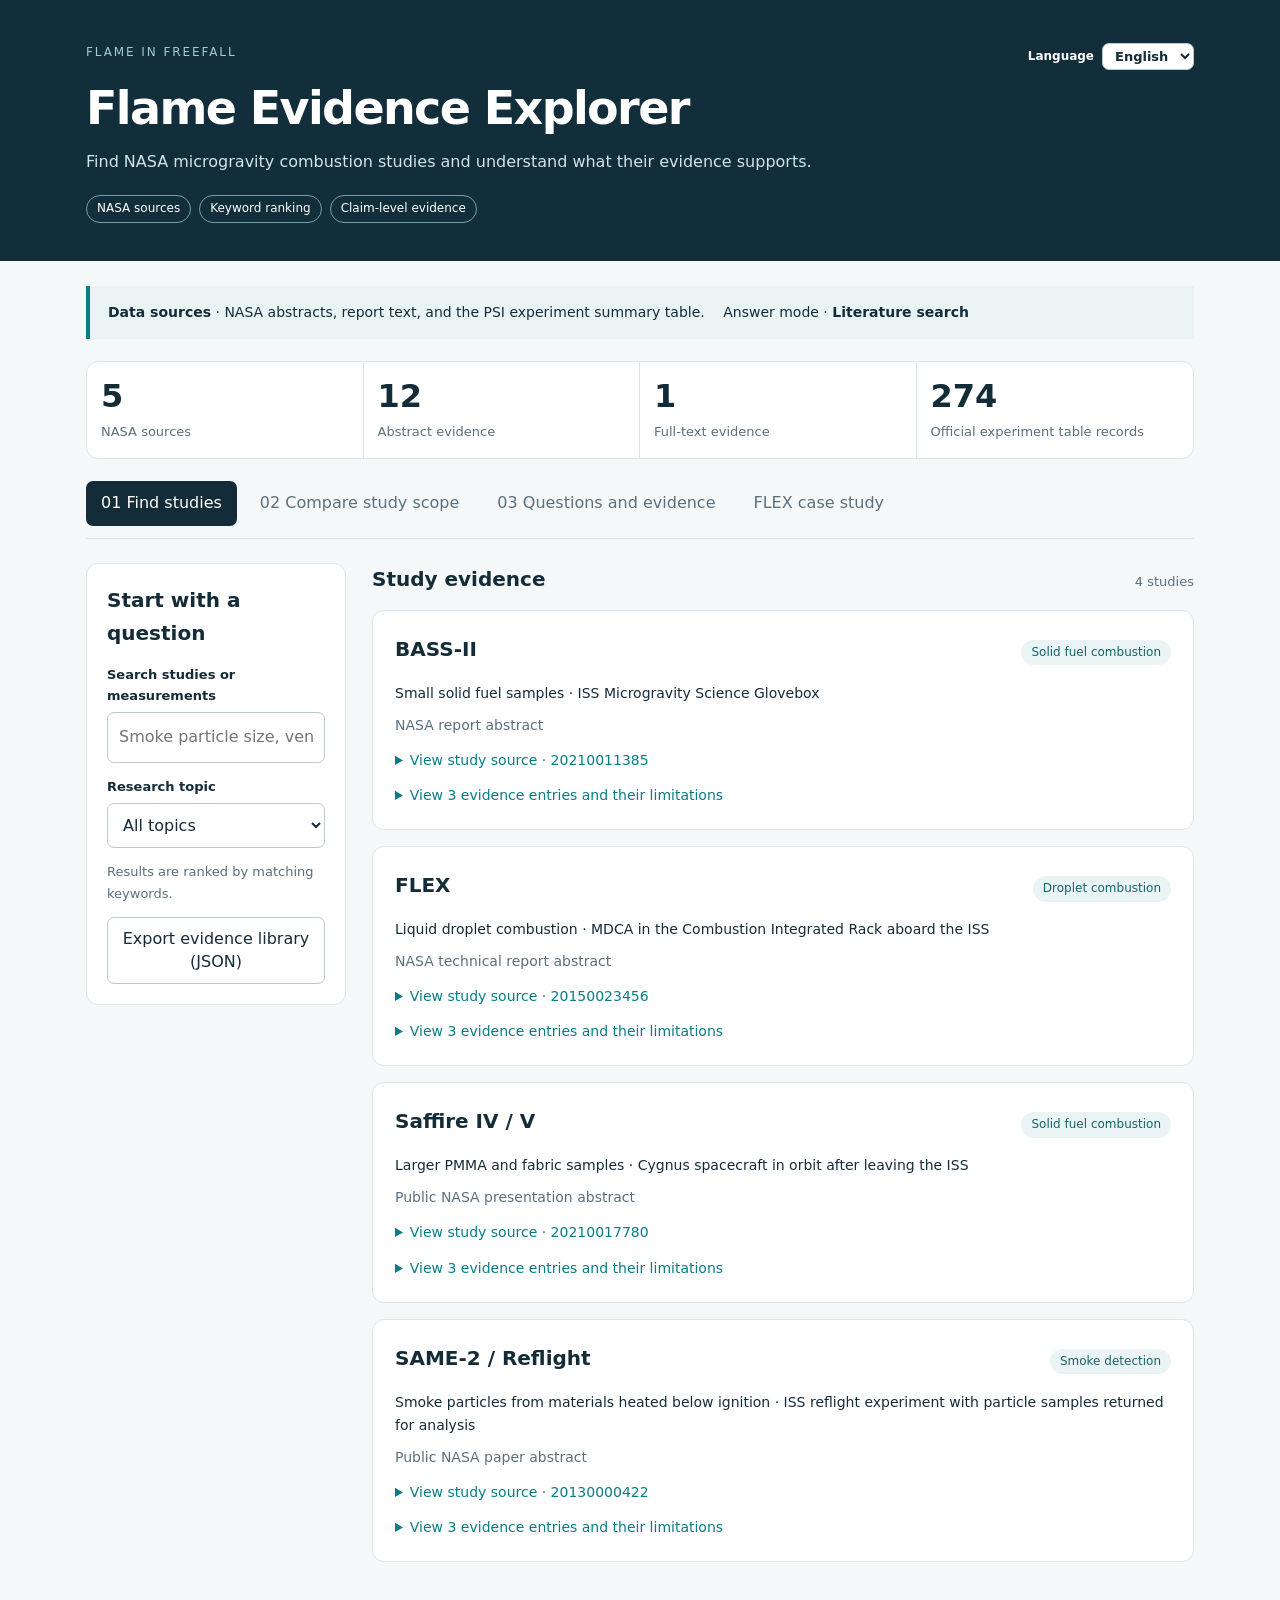
<file: index.html>
<!doctype html>
<html lang="en">
<head>
 <meta charset="utf-8">
 <meta name="viewport" content="width=device-width,initial-scale=1">
 <meta name="description" content="Explore traceable NASA microgravity combustion evidence.">
 <meta name="flame-ai-endpoint" content="https://flame-evidence-explorer-ai.netlify.app/flame-ai">
 <title>Flame Evidence Explorer</title>
 <link rel="stylesheet" href="styles.css">
</head>
<body>
<header><div class="wrap">
 <div class="masthead">
  <p class="eyebrow">FLAME IN FREEFALL</p>
  <label class="language-picker" for="language"><span data-zh="语言">Language</span>
   <select id="language"><option value="en" lang="en">English</option><option value="zh" lang="zh-CN">中文</option></select>
  </label>
 </div>
 <h1>Flame Evidence Explorer</h1>
 <p class="lead" data-zh="检索 NASA 微重力燃烧研究，了解证据及其适用范围。">Find NASA microgravity combustion studies and understand what their evidence supports.</p>
 <div class="chips"><span data-zh="NASA 原始出处">NASA sources</span><span data-zh="透明关键词排序">Keyword ranking</span><span data-zh="声明级证据">Claim-level evidence</span></div>
</div></header>
<main class="wrap">
 <div class="notice">
  <b data-zh="数据来源">Data sources</b> · <span data-zh="NASA 文献摘要、报告正文和 PSI 实验汇总表。">NASA abstracts, report text, and the PSI experiment summary table.</span>
  <span class="mode-label"><span data-zh="问答模式">Answer mode</span> · <strong id="modeText"></strong></span>
 </div>
 <section class="stats" aria-label="Data coverage" data-zh-aria="数据覆盖">
  <div><strong id="sourceCount">—</strong><span data-zh="NASA 来源">NASA sources</span></div>
  <div><strong id="claimCount">—</strong><span data-zh="摘要证据">Abstract evidence</span></div>
  <div><strong id="fulltextCount">—</strong><span data-zh="全文证据">Full-text evidence</span></div>
  <div><strong id="officialRowsCount">—</strong><span data-zh="官方实验表记录">Official experiment table records</span></div>
 </section>
 <nav class="tabs" aria-label="Sections" data-zh-aria="功能页面">
  <button class="active" data-tab="explore" data-zh="01 找研究">01 Find studies</button>
  <button data-tab="compare" data-zh="02 比较研究范围">02 Compare study scope</button>
  <button data-tab="ask" data-zh="03 问题与证据">03 Questions and evidence</button>
  <button data-tab="flex-case" data-zh="FLEX 深入案例">FLEX case study</button>
 </nav>
 <section id="explore" class="panel">
  <div class="two">
   <aside>
    <h2 data-zh="从问题出发">Start with a question</h2>
    <label for="search" data-zh="检索研究或测量主题">Search studies or measurements</label>
    <input id="search" placeholder="Smoke particle size, ventilation, FLEX" data-zh-placeholder="例如：烟雾粒径、通风、FLEX">
    <label for="theme" data-zh="研究主题">Research topic</label>
    <select id="theme"><option value="" data-zh="全部主题">All topics</option><option value="固体燃烧" data-zh="固体燃烧">Solid fuel combustion</option><option value="烟雾探测" data-zh="烟雾探测">Smoke detection</option><option value="液滴燃烧" data-zh="液滴燃烧">Droplet combustion</option></select>
    <p class="muted" data-zh="结果按关键词匹配排序。">Results are ranked by matching keywords.</p>
    <button id="downloadData" class="secondary" data-zh="导出证据库 JSON">Export evidence library (JSON)</button>
   </aside>
   <div><div class="sectionhead"><h2 data-zh="研究证据">Study evidence</h2><span id="resultCount" class="muted"></span></div><p id="queryWarning" class="warning" hidden></p><div id="results"></div></div>
  </div>
 </section>
 <section id="compare" class="panel" hidden>
  <h2 data-zh="比较研究范围">Compare study scope</h2>
  <p class="muted" data-zh="选择两项研究，并列查看研究对象、实验平台、条件和观测结果。">Select two studies to compare their subjects, platforms, conditions, and observations.</p>
  <div class="compareControls"><label><span data-zh="研究 A">Study A</span><select id="compareA"></select></label><label><span data-zh="研究 B">Study B</span><select id="compareB"></select></label></div><div id="compareResult"></div>
 </section>
 <section id="ask" class="panel" hidden>
  <div class="two">
   <aside><h2 data-zh="示例问题">Example questions</h2><div id="examples"></div></aside>
   <div><h2 data-zh="从问题到证据">From question to evidence</h2><label for="question" data-zh="研究问题">Research question</label>
    <textarea id="question" rows="3" maxlength="1200"></textarea>
    <div class="actionrow"><button id="askEvidence" data-zh="检索证据">Find evidence</button><button id="askLive" class="secondary" hidden disabled></button><button id="exportBrief" class="secondary" disabled data-zh="导出当前简报">Export current brief</button></div>
    <p id="answerStatus" aria-live="polite"></p><div id="answer"></div>
   </div>
  </div>
 </section>
 <section id="flex-case" class="panel" hidden>
  <h2 data-zh="FLEX 液滴实验">FLEX droplet experiments</h2>
  <p data-zh="在选定燃料和初始气体配比下，NASA 实验表记录了哪些液滴直径和燃烧时长？">What droplet diameters and burn times did NASA record for the selected fuel and initial gas mixture?</p>
  <div id="flexSource" class="card"></div><div class="flex-filters" id="flexFilters"></div>
  <p id="flexSummary" aria-live="polite"></p><p id="flexComparison" class="muted"></p>
  <figure id="flexChart" class="card flex-chart"></figure>
  <div id="flexTable" class="tablewrap flex-table" tabindex="0" aria-label="Filtered FLEX records" data-zh-aria="筛选后的 FLEX 记录"></div>
  <div id="flexEvidence"></div>
  <div class="actionrow"><button id="flexExportData" class="secondary" data-zh="导出筛选记录 JSON">Export filtered records (JSON)</button><button id="flexExportBrief" data-zh="导出案例简报">Export case brief</button></div>
 </section>
</main>
<script src="data.js"></script><script src="app.js"></script>
</body>
</html>
</file>
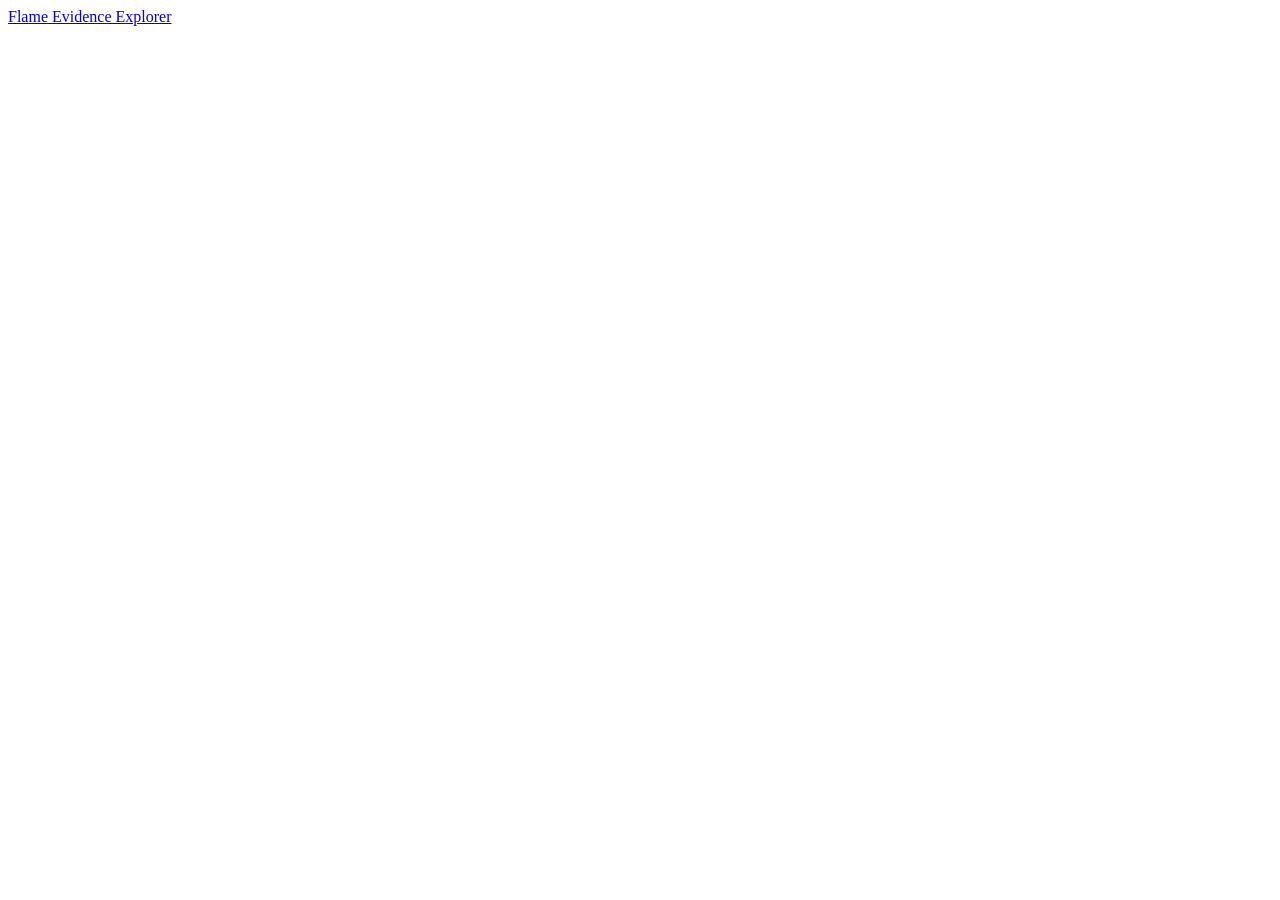
<file: netlify/site/index.html>
<!doctype html>
<html lang="en">
<meta charset="utf-8">
<title>Flame Evidence Explorer API</title>
<a href="https://shanxiaohu123.github.io/flame-evidence-explorer/">Flame Evidence Explorer</a>
</html>
</file>
<file: styles.css>
:root{--ink:#142c38;--muted:#5b707d;--line:#dce5e8;--accent:#087d88;--paper:#f5f8f8;--warn:#fff4df}*{box-sizing:border-box}body{margin:0;background:var(--paper);color:var(--ink);font-family:system-ui,-apple-system,"Segoe UI","Microsoft YaHei",sans-serif;line-height:1.65}.wrap{max-width:1160px;margin:0 auto;padding:0 26px}header{background:#132e3b;color:white;padding:43px 0 38px}.eyebrow{letter-spacing:.16em;font-size:12px;color:#9fcece;margin:0 0 14px}h1{font-size:clamp(29px,4vw,46px);line-height:1.15;letter-spacing:-.035em;margin:0 0 14px}.lead{color:#d4e3e6;margin:0 0 20px}h2{font-size:20px;margin:0 0 14px}h3{font-size:20px;margin:0 0 7px}.chips{display:flex;gap:8px;flex-wrap:wrap}.chips span,.badge{font-size:12px;border:1px solid #7a9ca9;border-radius:18px;padding:3px 10px}.badge{border:0;background:#eaf4f4;color:#15646a}.notice{margin-top:25px;background:#eaf3f4;border-left:4px solid var(--accent);padding:15px 18px;font-size:14px}.stats{display:grid;grid-template-columns:repeat(4,1fr);background:white;border:1px solid var(--line);border-radius:12px;margin:22px 0;overflow:hidden}.stats>div{padding:18px 22px;border-right:1px solid var(--line)}.stats>div:last-child{border:0}.stats strong{display:block;font-size:32px;line-height:1.3}.stats strong.smallstat{font-size:20px;padding:9px 0 5px}.stats span{font-size:13px;color:var(--muted)}.tabs{display:flex;gap:8px;border-bottom:1px solid var(--line);margin-bottom:24px;padding-bottom:12px}.tabs button{background:transparent;color:var(--muted);border:1px solid transparent}.tabs button.active{background:var(--ink);color:white}.two{display:grid;grid-template-columns:260px 1fr;gap:26px}aside{background:white;padding:20px;border:1px solid var(--line);border-radius:12px;align-self:start}label{font-size:13px;font-weight:600;display:block;margin:13px 0 6px}input,select,textarea{width:100%;font:inherit;background:white;color:var(--ink);border:1px solid #b8cbd2;border-radius:7px;padding:11px}textarea{resize:vertical}button{font:inherit;cursor:pointer;border:1px solid transparent;border-radius:7px;padding:10px 14px;background:var(--accent);color:white;line-height:1.4}button:hover{filter:brightness(.94)}button:disabled{opacity:.45;cursor:not-allowed}button.secondary{background:white;border-color:#b8cbd2;color:var(--ink)}button.example{display:block;text-align:left;width:100%;background:#f0f6f7;color:var(--ink);font-size:13px;margin:9px 0}.sectionhead{display:flex;justify-content:space-between;align-items:baseline}.muted{color:var(--muted);font-size:13px}.warning{background:var(--warn);padding:13px 16px;border-radius:7px;font-size:14px}.card{background:white;border:1px solid var(--line);border-radius:12px;padding:22px;margin-bottom:16px}.cardhead{display:flex;justify-content:space-between;gap:10px;align-items:baseline}.card p{font-size:14px;margin:9px 0}.evidence{border-top:1px solid var(--line);padding:12px 0 7px}.evidence strong{font-size:14px}.evidence p{font-size:14px;margin:4px 0}.evidence .muted{font-size:12px}.evidence-id{font-family:monospace;color:var(--accent)}a{color:var(--accent);text-decoration:none}a:hover{text-decoration:underline}details{margin-top:12px}summary{cursor:pointer;font-size:14px;color:var(--accent)}.compareControls{display:grid;grid-template-columns:1fr 1fr;gap:18px;margin-bottom:20px}table{border-collapse:collapse;width:100%;background:white;font-size:14px}th,td{border:1px solid var(--line);padding:14px;text-align:left;vertical-align:top}th{background:#eaf3f4}.tablewrap{overflow:auto}.actionrow{display:flex;gap:9px;flex-wrap:wrap;margin-top:13px}footer{margin:38px 0 22px;border-top:1px solid var(--line);padding-top:16px;color:var(--muted);font-size:12px}footer p{margin:4px 0}.loading{color:var(--accent)}[hidden]{display:none!important}@media(max-width:760px){.wrap{padding:0 16px}.two{grid-template-columns:1fr}.stats{grid-template-columns:1fr 1fr}.stats>div{padding:16px}.tabs{flex-wrap:wrap}.tabs button{font-size:13px}.compareControls{grid-template-columns:1fr}.card{padding:17px}header{padding:30px 0}.sectionhead{display:block}}@media print{header{background:white;color:#142c38}header .lead,header .eyebrow{color:#142c38}.tabs,button,aside{display:none}.two{display:block}.card{break-inside:avoid}}

.mode-label{display:inline-block;margin-inline-start:1em}
.masthead{display:flex;align-items:flex-start;justify-content:space-between;gap:12px}
.language-picker{display:flex;align-items:center;gap:8px;margin:0 0 12px;font-size:12px;white-space:nowrap}
.language-picker select{width:auto;padding:4px 8px;font-size:13px}
main.wrap{padding-bottom:38px}
.citation-url{overflow-wrap:anywhere}
.stats>div{padding:14px}
.flex-filters{display:grid;grid-template-columns:1fr minmax(0,1.6fr) 1fr 1.25fr;gap:12px}
.flex-filters label{min-width:0}
.flex-filters select{display:block;margin-top:4px;font-size:14px}
.flex-chart{margin:12px 0}
.flex-bars{display:grid;gap:6px;max-block-size:19rem;overflow:auto}
.flex-bar{display:grid;grid-template-columns:4.6rem minmax(0,1fr) 5.5rem;align-items:center;gap:12px;font-size:14px;font-variant-numeric:tabular-nums}
.flex-bar meter{width:100%;height:1.15rem}
.flex-bar meter::-webkit-meter-optimum-value{background:var(--accent)}
.flex-table{max-block-size:30rem;margin-bottom:18px}
.flex-table th,.flex-table td{min-width:90px}
.flex-table td:nth-child(3){min-width:150px}
.flex-table tr:target{outline:2px solid var(--accent);outline-offset:-2px}
@media(max-width:950px){.flex-filters{grid-template-columns:repeat(2,minmax(0,1fr))}}
@media(max-width:550px){.mode-label{display:block;margin:0.25em 0 0}.flex-filters{grid-template-columns:minmax(0,1fr)}.flex-bar{gap:7px;grid-template-columns:4.5rem minmax(0,1fr) 4.5rem}}
</file>
